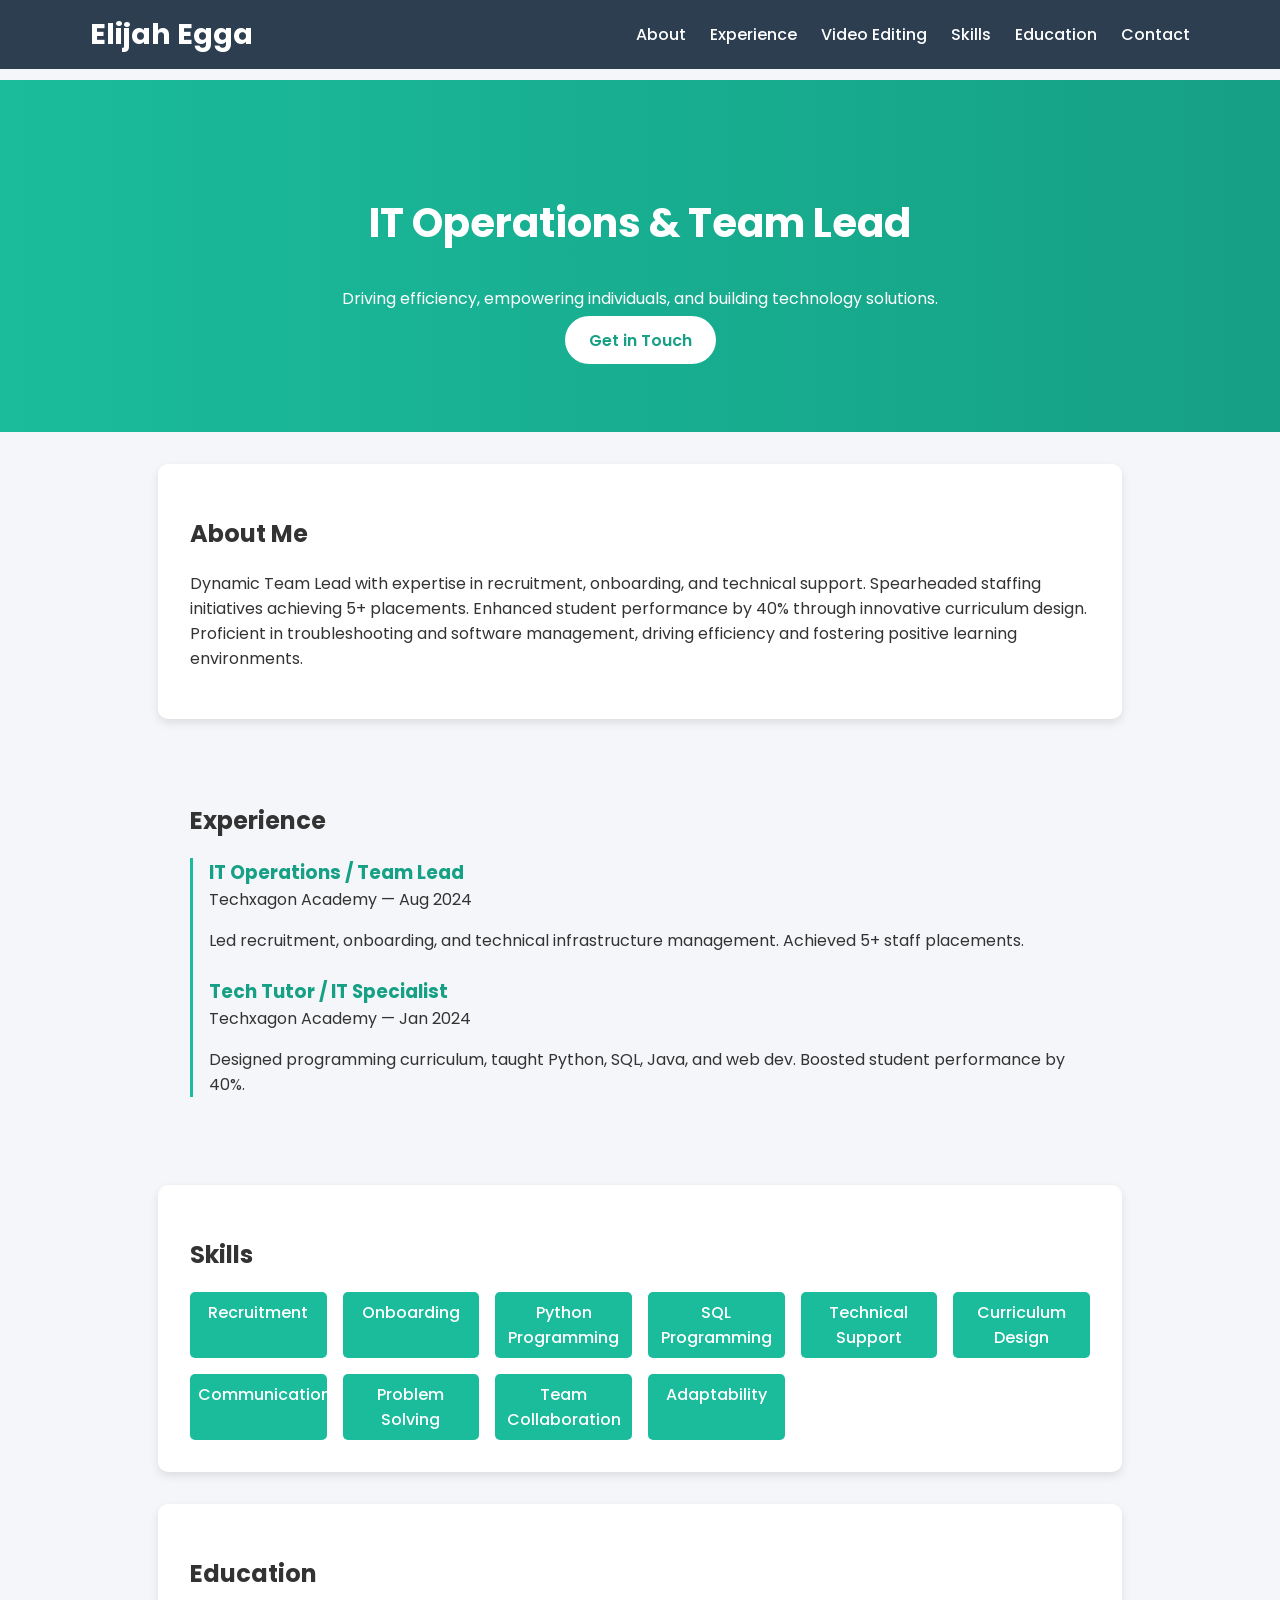
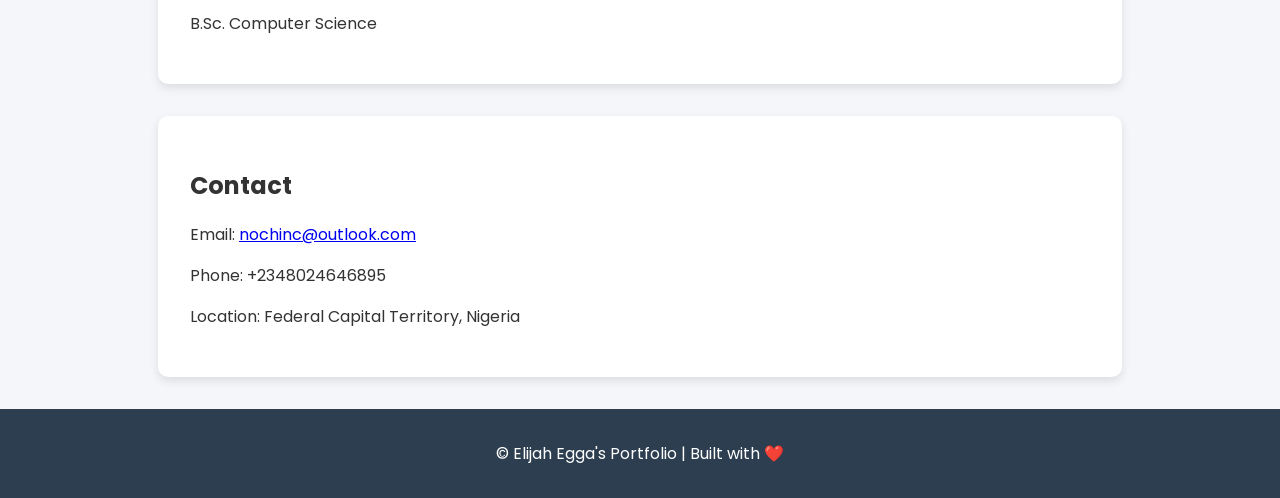
<file: index.html>
<!DOCTYPE html>
<html lang="en">
<head>
  <meta charset="UTF-8">
  <meta name="viewport" content="width=device-width, initial-scale=1.0">
  <title>Elijah Egga | IT Operations and Video Editing</title>
  <link rel="stylesheet" href="style.css">
  <!-- Google Fonts -->
  <link href="https://fonts.googleapis.com/css2?family=Poppins:wght@300;500;700&display=swap" rel="stylesheet">
  <script> document.getElementById("").textContent = new Date().getFullYear(); </script>
</head>
<body>
  <script> document.getElementById("").textContent = new Date().getFullYear(); </script>
  <!-- Navigation -->
  <nav>
    <div class="nav-container">
      <h1 class="logo">Elijah Egga</h1>
      <ul>
        <li><a href="#profile">About</a></li>
        <li><a href="#experience">Experience</a></li>
        <li><a href="egga_videos/index.html">Video Editing</a></li>
        <li><a href="#skills">Skills</a></li>
        <li><a href="#education">Education</a></li>
        <li><a href="#contact">Contact</a></li>
      </ul>
    </div>
  </nav>

  <!-- Hero Section -->
  <header class="hero">
    <div class="hero-text">
      <h2>IT Operations & Team Lead</h2>
      <p>Driving efficiency, empowering individuals, and building technology solutions.</p>
      <a href="#contact" class="btn">Get in Touch</a>
    </div>
  </header>

  <!-- Profile -->
  <section id="profile" class="card">
    <h2>About Me</h2>
    <p>
      Dynamic Team Lead with expertise in recruitment, onboarding, and technical support. 
      Spearheaded staffing initiatives achieving 5+ placements. Enhanced student performance 
      by 40% through innovative curriculum design. Proficient in troubleshooting and software 
      management, driving efficiency and fostering positive learning environments.
    </p>
  </section>

  <!-- Experience -->
  <section id="experience">
    <h2>Experience</h2>
    <div class="timeline">
      <div class="timeline-item">
        <h3>IT Operations / Team Lead</h3>
        <span>Techxagon Academy — Aug 2024</span>
        <p>Led recruitment, onboarding, and technical infrastructure management. Achieved 5+ staff placements.</p>
      </div>
      <div class="timeline-item">
        <h3>Tech Tutor / IT Specialist</h3>
        <span>Techxagon Academy — Jan 2024</span>
        <p>Designed programming curriculum, taught Python, SQL, Java, and web dev. Boosted student performance by 40%.</p>
      </div>
      <!-- Add other jobs here -->
    </div>
  </section>

  <!-- Skills -->
  <section id="skills" class="card">
    <h2>Skills</h2>
    <div class="skills-grid">
      <span>Recruitment</span>
      <span>Onboarding</span>
      <span>Python Programming</span>
      <span>SQL Programming</span>
      <span>Technical Support</span>
      <span>Curriculum Design</span>
      <span>Communication</span>
      <span>Problem Solving</span>
      <span>Team Collaboration</span>
      <span>Adaptability</span>
    </div>
  </section>

  <!-- Education -->
  <section id="education" class="card">
    <h2>Education</h2>
    <p>B.Sc. Computer Science</p>
  </section>

  <!-- Contact -->
  <section id="contact" class="card">
    <h2>Contact</h2>
    <p>Email: <a href="mailto:nochinc@outlook.com">nochinc@outlook.com</a></p>
    <p>Phone: +2348024646895</p>
    <p>Location: Federal Capital Territory, Nigeria</p>
  </section>

  <!-- Footer -->
  <footer>
    <p> &copy; <span id="year"></span> Elijah Egga's Portfolio | Built with ❤️</p>
  </footer>
</body>
</html>
</file>
<file: style.css>
/* Global */
html {
  scroll-behavior: smooth;       /* smooth scrolling */
  scroll-padding-top: 80px;      /* offset for fixed nav */
}

body {
  font-family: 'Poppins', sans-serif;
  margin: 0;
  background: #f4f6f9;
  color: #333;
  padding-top: 80px; /* prevents nav overlap */
}

/* Navigation */
nav {
  position: fixed;
  top: 0;
  left: 0;
  width: 100%;
  background: #2c3e50;
  padding: 0.8rem 0;
  color: #fff;
  z-index: 1000;
}

nav .nav-container {
  max-width: 1100px;
  margin: 0 auto;
  display: flex;
  justify-content: space-between; /* logo left, menu right */
  align-items: center;
  padding: 0 2rem;
}

nav .logo {
  font-size: 1.8rem;   /* largest font for name */
  font-weight: 700;
  margin: 0;
}

nav ul {
  list-style: none;
  display: flex;
  gap: 1.5rem;
  margin: 0;
  padding: 0;
}

nav ul li a {
  font-size: 1rem;     /* smaller than logo */
  color: #fff;
  text-decoration: none;
  font-weight: 500;
}

nav ul li a:hover {
  color: #1abc9c;
}

/* Hero */
.hero {
  background: linear-gradient(to right, #1abc9c, #16a085);
  color: #fff;
  text-align: center;
  padding: 5rem 2rem;
}

.hero h2 {
  font-size: 2.5rem;
}

.hero .btn {
  background: #fff;
  color: #16a085;
  padding: 0.8rem 1.5rem;
  border-radius: 25px;
  text-decoration: none;
  font-weight: 600;
  transition: 0.3s;
}

.hero .btn:hover {
  background: #2c3e50;
  color: #fff;
}

/* Sections */
section {
  max-width: 900px;
  margin: 2rem auto;
  padding: 2rem;
}

.card {
  background: #fff;
  border-radius: 10px;
  box-shadow: 0 4px 10px rgba(0,0,0,0.1);
}

/* Timeline */
.timeline {
  border-left: 3px solid #1abc9c;
  padding-left: 1rem;
}

.timeline-item {
  margin-bottom: 1.5rem;
}

.timeline-item h3 {
  margin: 0;
  color: #16a085;
}

/* Skills Grid */
.skills-grid {
  display: grid;
  grid-template-columns: repeat(auto-fit, minmax(120px, 1fr));
  gap: 1rem;
}

.skills-grid span {
  background: #1abc9c;
  color: #fff;
  padding: 0.5rem;
  border-radius: 5px;
  text-align: center;
  font-weight: 500;
}

/* Footer */
footer {
  text-align: center;
  padding: 1rem;
  background: #2c3e50;
  color: #fff;
}
</file>
